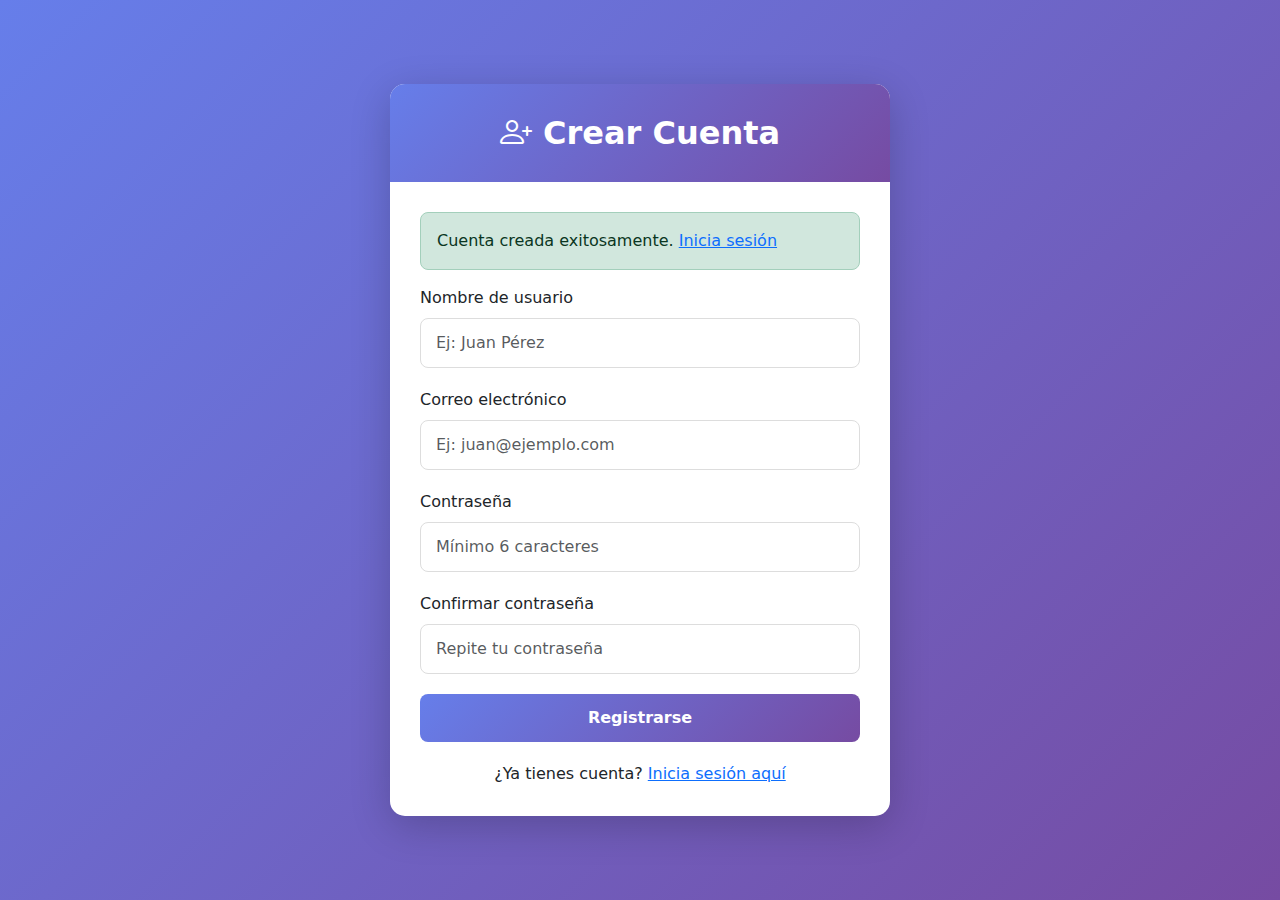
<file: src/main/resources/templates/register.html>
<!DOCTYPE html>
<html lang="es" xmlns:th="http://www.thymeleaf.org">
<head>
    <meta charset="UTF-8">
    <meta name="viewport" content="width=device-width, initial-scale=1.0">
    <title>Registro - FitBoost</title>
    <link href="https://cdn.jsdelivr.net/npm/bootstrap@5.3.2/dist/css/bootstrap.min.css" rel="stylesheet">
    <link rel="stylesheet" href="https://cdn.jsdelivr.net/npm/bootstrap-icons@1.13.1/font/bootstrap-icons.min.css">
    <style>
        body {
            background: linear-gradient(135deg, #667eea 0%, #764ba2 100%);
            min-height: 100vh;
            display: flex;
            align-items: center;
            justify-content: center;
        }
        .register-container {
            background: white;
            border-radius: 15px;
            box-shadow: 0 10px 40px rgba(0,0,0,0.2);
            overflow: hidden;
            max-width: 500px;
            width: 100%;
        }
        .register-header {
            background: linear-gradient(135deg, #667eea 0%, #764ba2 100%);
            color: white;
            padding: 30px;
            text-align: center;
        }
        .register-header h2 {
            margin: 0;
            font-weight: bold;
        }
        .register-body {
            padding: 30px;
        }
        .form-group {
            margin-bottom: 20px;
        }
        .form-control {
            border-radius: 8px;
            border: 1px solid #ddd;
            padding: 12px 15px;
        }
        .form-control:focus {
            border-color: #667eea;
            box-shadow: 0 0 0 0.2rem rgba(102, 126, 234, 0.25);
        }
        .btn-register {
            background: linear-gradient(135deg, #667eea 0%, #764ba2 100%);
            border: none;
            color: white;
            padding: 12px;
            font-weight: bold;
            border-radius: 8px;
            width: 100%;
        }
        .btn-register:hover {
            background: linear-gradient(135deg, #764ba2 0%, #667eea 100%);
            color: white;
        }
        .login-link {
            text-align: center;
            margin-top: 20px;
        }
        .alert {
            border-radius: 8px;
        }
        .form-control.is-invalid {
            border-color: #e74c3c;
            box-shadow: 0 0 0 0.15rem rgba(231,76,60,0.08);
        }
        .invalid-feedback.custom {
            display: block;
            color: #e74c3c;
            margin-top: 6px;
            font-size: 0.9rem;
        }
    </style>
</head>
<body>
<div class="register-container">
    <div class="register-header">
        <h2><i class="bi bi-person-plus"></i> Crear Cuenta</h2>
    </div>
    <div class="register-body">
        <div th:if="${param.success}" class="alert alert-success">
            Cuenta creada exitosamente. <a href="/login">Inicia sesión</a>
        </div>

        <form method="post" action="/api/users/register" novalidate>
            <div class="form-group">
                <label for="username" class="form-label">Nombre de usuario</label>
                  <input type="text" class="form-control" id="username" name="username" required minlength="2"
                      pattern="[A-Za-zÁÉÍÓÚáéíóúÑñ\\s'\\-]{2,}"
                      title="Usa al menos 2 letras. Solo letras, espacios, apóstrofes o guiones."
                      placeholder="Ej: Juan Pérez">
                  <div class="invalid-feedback custom" id="usernameFeedback"></div>
            </div>

            <div class="form-group">
                <label for="email" class="form-label">Correo electrónico</label>
                <input type="email" class="form-control" id="email" name="email" required placeholder="Ej: juan@ejemplo.com">
                <div class="invalid-feedback custom" id="emailFeedback"></div>
            </div>

            <div class="form-group">
                <label for="password" class="form-label">Contraseña</label>
                <input type="password" class="form-control" id="password" name="password" required minlength="6" placeholder="Mínimo 6 caracteres">
                <div class="invalid-feedback custom" id="passwordFeedback"></div>
            </div>

            <div class="form-group">
                <label for="confirmPassword" class="form-label">Confirmar contraseña</label>
                <input type="password" class="form-control" id="confirmPassword" name="confirmPassword" required placeholder="Repite tu contraseña">
                <div class="invalid-feedback custom" id="confirmFeedback"></div>
            </div>

            <button type="submit" class="btn btn-register">Registrarse</button>
        </form>

        <div class="login-link">
            ¿Ya tienes cuenta? <a href="/login" class="text-primary">Inicia sesión aquí</a>
        </div>
    </div>
</div>

<script src="https://cdn.jsdelivr.net/npm/bootstrap@5.3.2/dist/js/bootstrap.bundle.min.js"></script>
<script>
    // Validación cliente: mostrar mensajes en línea debajo de cada campo
        (function() {
        const form = document.querySelector('form');
        const usernameInput = document.getElementById('username');
        const emailInput = document.getElementById('email');
        const pwdInput = document.getElementById('password');
        const confirmInput = document.getElementById('confirmPassword');

        const usernameFeedback = document.getElementById('usernameFeedback');
        const emailFeedback = document.getElementById('emailFeedback');
        const passwordFeedback = document.getElementById('passwordFeedback');
        const confirmFeedback = document.getElementById('confirmFeedback');

        const usernameRegex = /^[A-Za-zÁÉÍÓÚáéíóúÑñ\s'\-]{2,}$/;
        const emailRegex = /^[^\s@]+@[^\s@]+\.[^\s@]+$/;

        function clearFieldError(input, feedbackEl) {
            input.classList.remove('is-invalid');
            feedbackEl.textContent = '';
        }

        function setFieldError(input, feedbackEl, msg) {
            input.classList.add('is-invalid');
            feedbackEl.textContent = msg;
        }

        usernameInput.addEventListener('input', () => clearFieldError(usernameInput, usernameFeedback));
        emailInput.addEventListener('input', () => clearFieldError(emailInput, emailFeedback));
        pwdInput.addEventListener('input', () => clearFieldError(pwdInput, passwordFeedback));
        confirmInput.addEventListener('input', () => clearFieldError(confirmInput, confirmFeedback));

        form.addEventListener('submit', function(e) {
            let hasError = false;

            const username = usernameInput.value.trim();
            const email = emailInput.value.trim();
            const pwd = pwdInput.value;
            const confirm = confirmInput.value;

            // Username
            if (!usernameRegex.test(username)) {
                setFieldError(usernameInput, usernameFeedback, 'Por favor, indique un usuario válido (mínimo 2 letras).');
                hasError = true;
            }

            // Email
            if (!emailRegex.test(email)) {
                setFieldError(emailInput, emailFeedback, 'Por favor, indique un correo electrónico válido.');
                hasError = true;
            }

            // Password length
            if (pwd.length < 6) {
                setFieldError(pwdInput, passwordFeedback, 'La contraseña debe tener al menos 6 caracteres.');
                hasError = true;
            }

            // Password match
            if (pwd !== confirm) {
                setFieldError(confirmInput, confirmFeedback, 'Las contraseñas no coinciden.');
                hasError = true;
            }

            if (hasError) {
                e.preventDefault();
                // Focus on first invalid field
                const firstInvalid = form.querySelector('.is-invalid');
                if (firstInvalid) firstInvalid.focus();
            }
        });

        // Mostrar errores provenientes del servidor (parámetro ?error=...)
        try {
            const params = new URLSearchParams(window.location.search);
            if (params.has('error')) {
                const err = params.get('error');
                switch (err) {
                    case 'user_exists':
                        setFieldError(usernameInput, usernameFeedback, 'El nombre de usuario ya existe.');
                        usernameInput.focus();
                        break;
                    case 'email_exists':
                        setFieldError(emailInput, emailFeedback, 'El correo ya está registrado.');
                        emailInput.focus();
                        break;
                    case 'password_mismatch':
                        setFieldError(confirmInput, confirmFeedback, 'Las contraseñas no coinciden.');
                        confirmInput.focus();
                        break;
                    case 'invalid_input':
                        setFieldError(usernameInput, usernameFeedback, 'Error en los datos del formulario. Revisa los campos.');
                        usernameInput.focus();
                        break;
                    default:
                        // desconocido: mostrar en la parte superior como fallback
                        break;
                }
                // limpiamos el parámetro de la URL para evitar que vuelva a mostrarse al recargar
                const url = new URL(window.location.href);
                url.searchParams.delete('error');
                history.replaceState(null, '', url.pathname + url.search);
            }
        } catch (e) {
            // no hacemos nada si URL no soportada
        }
    })();
</script>
</body>
</html>
</file>
